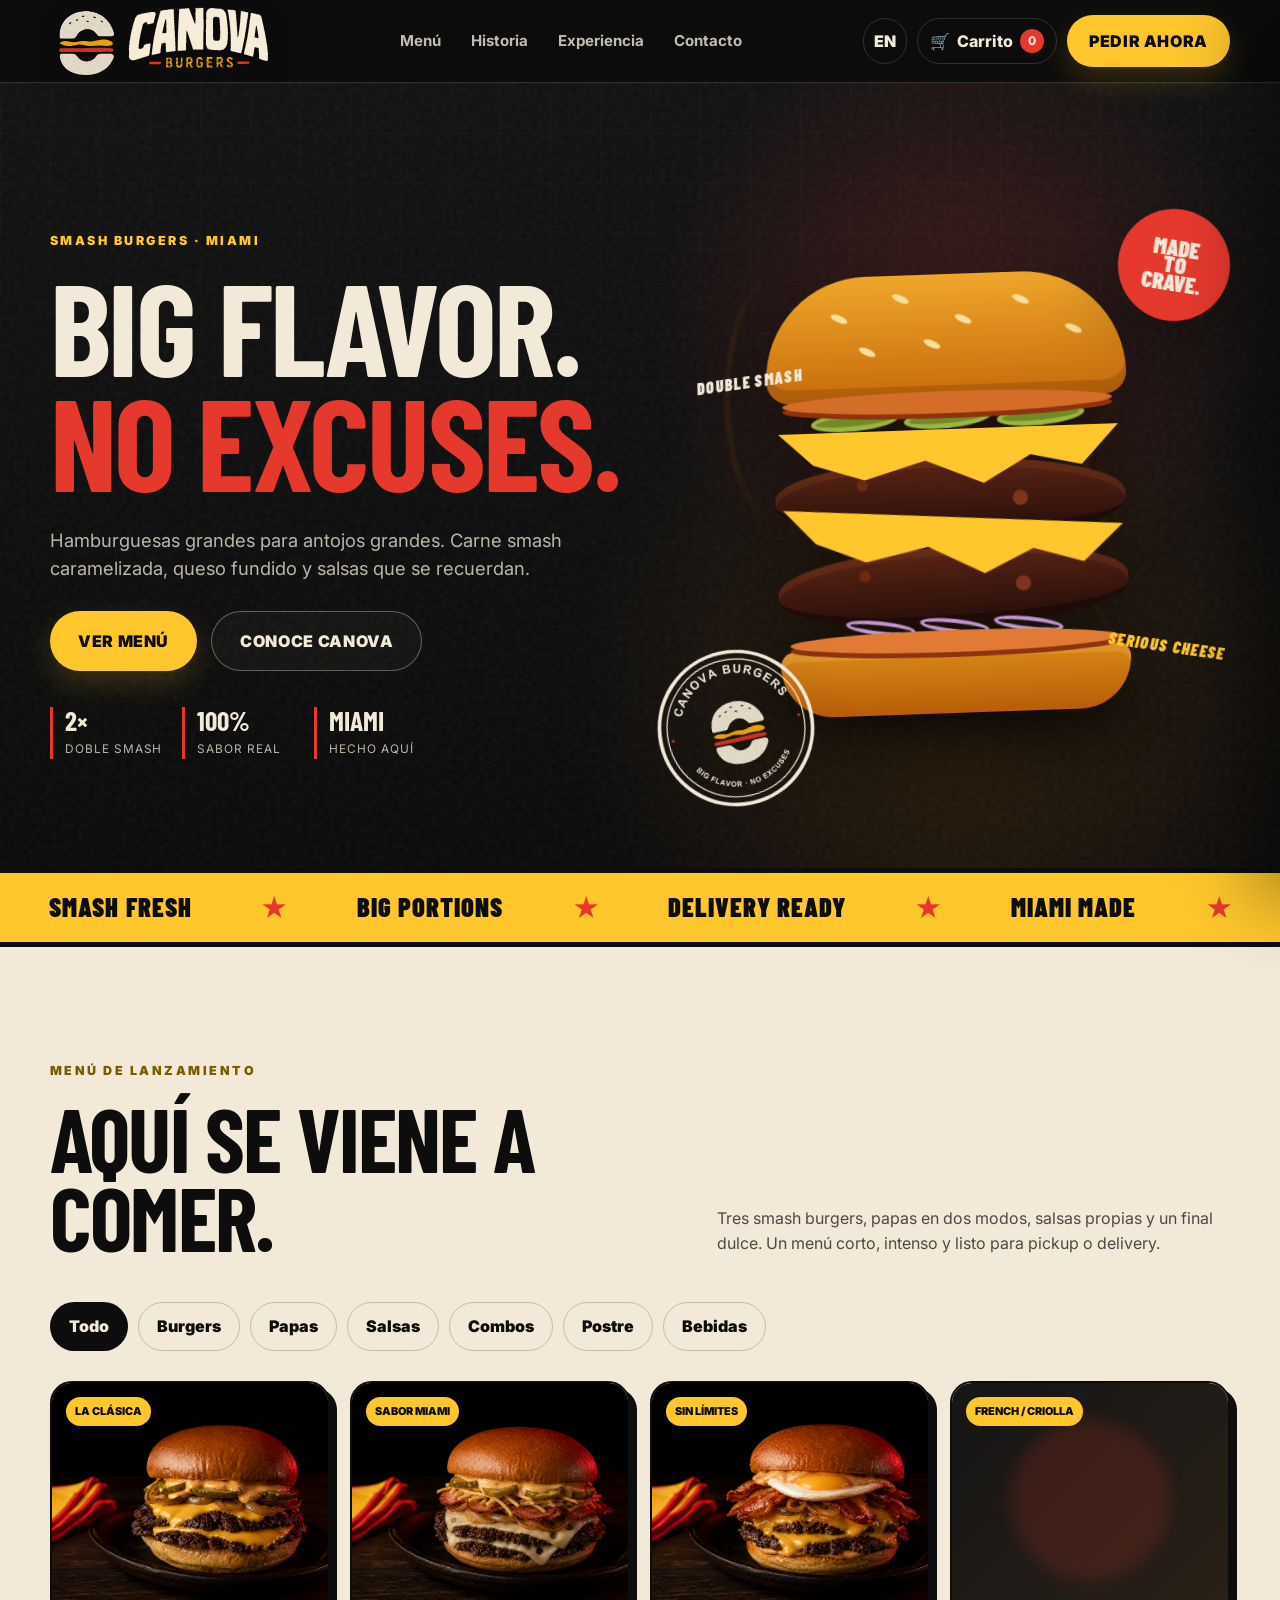
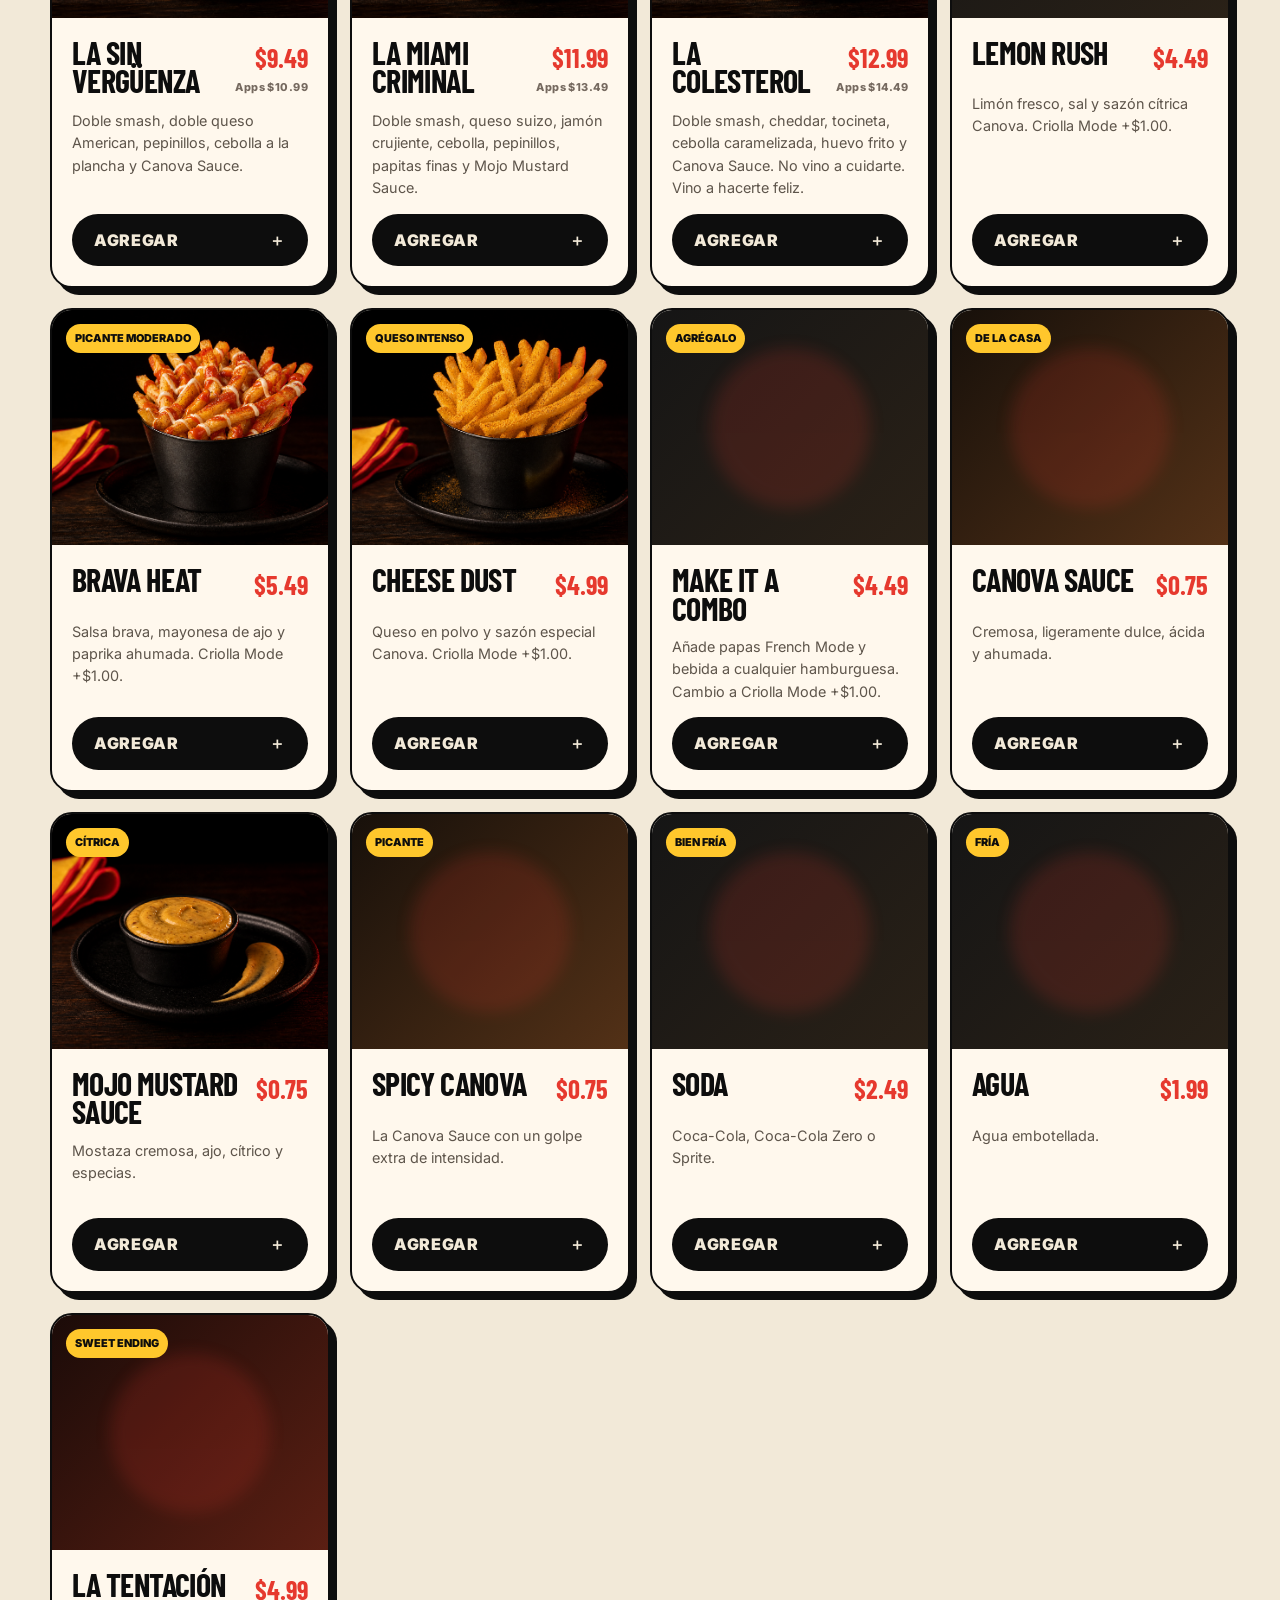
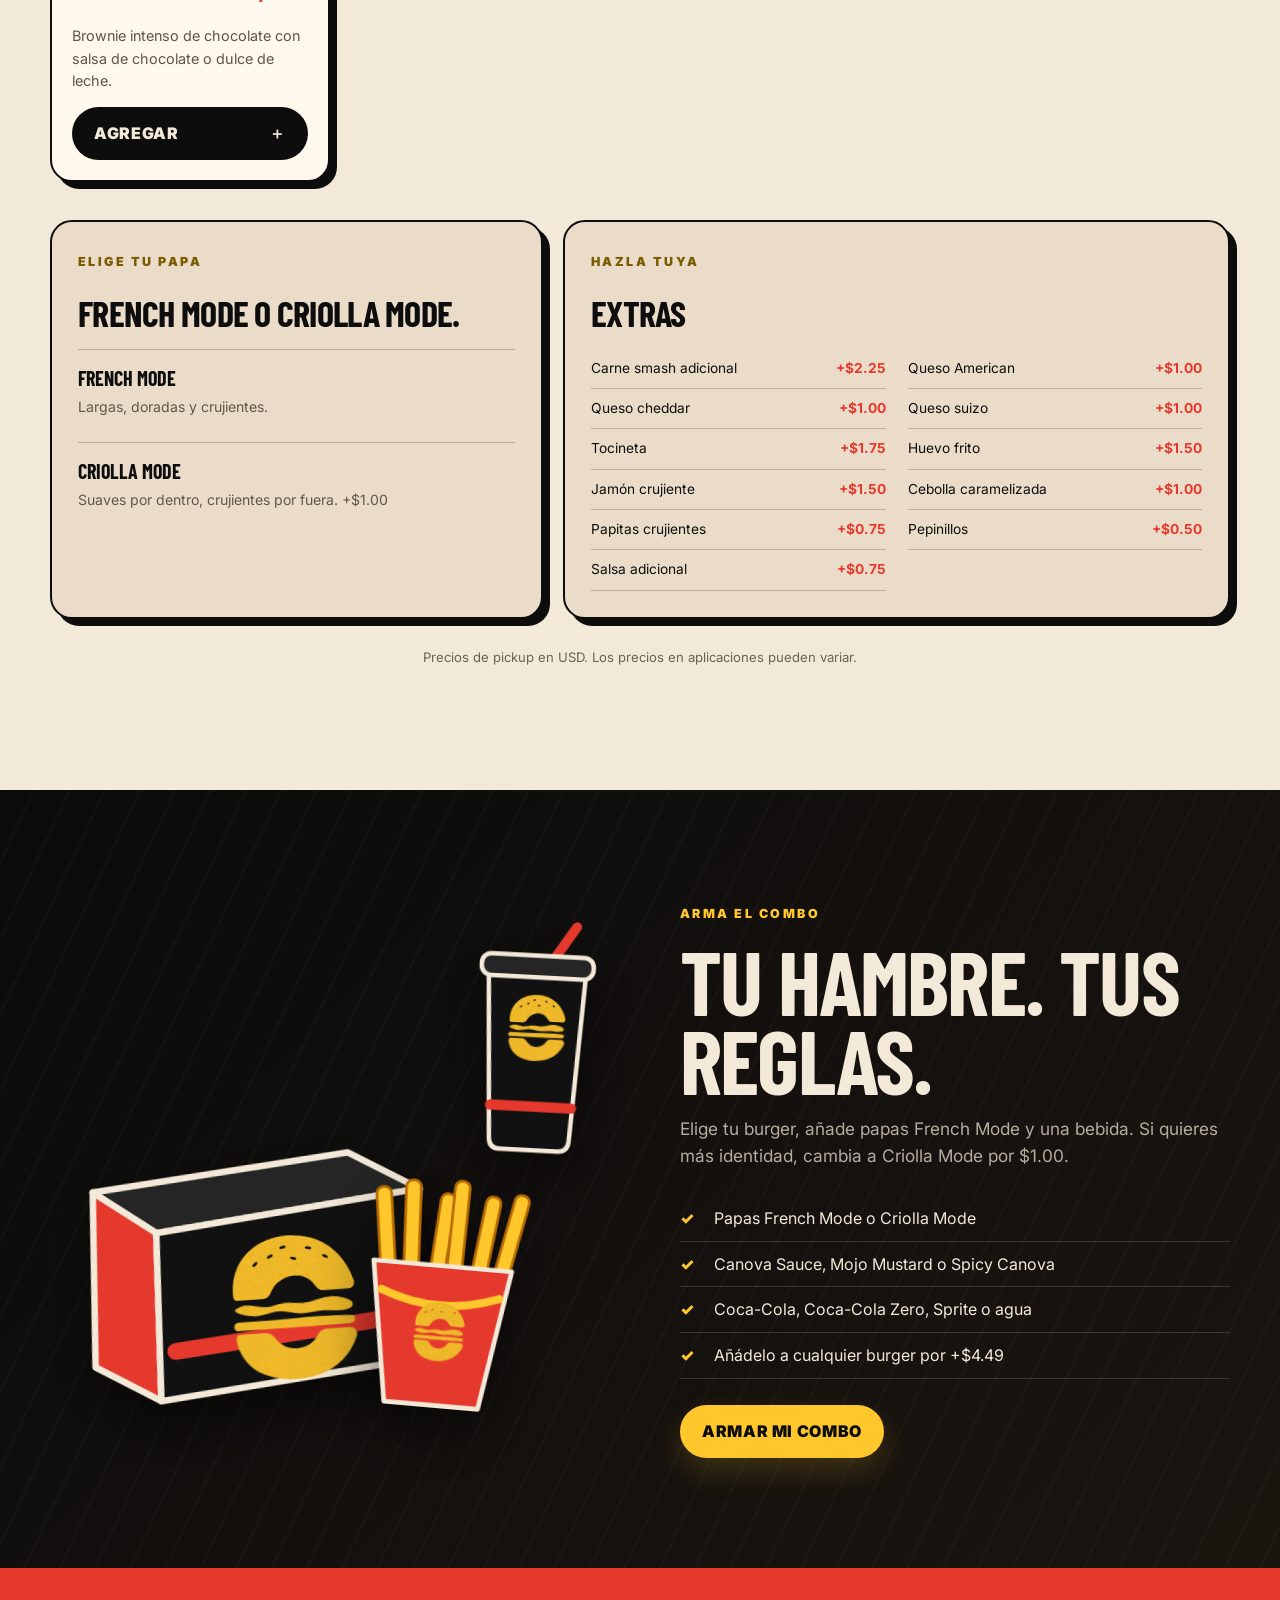
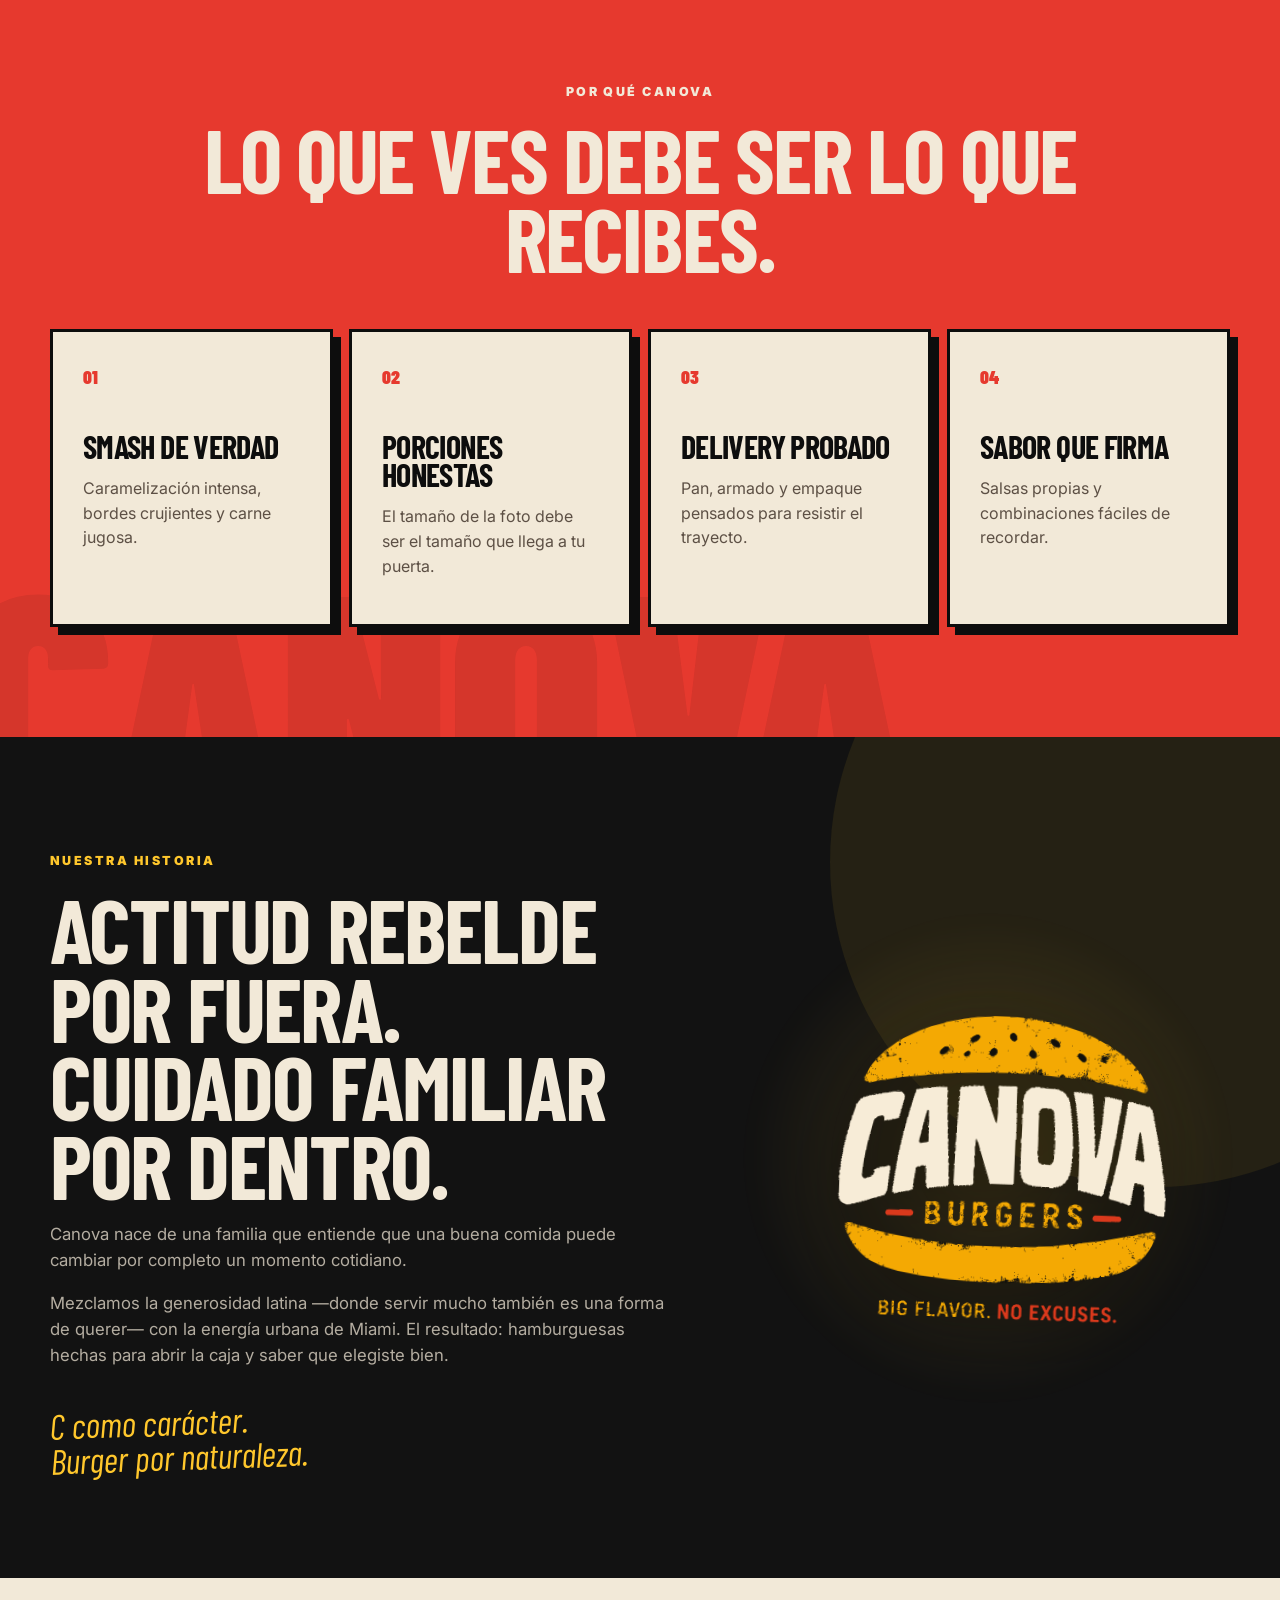
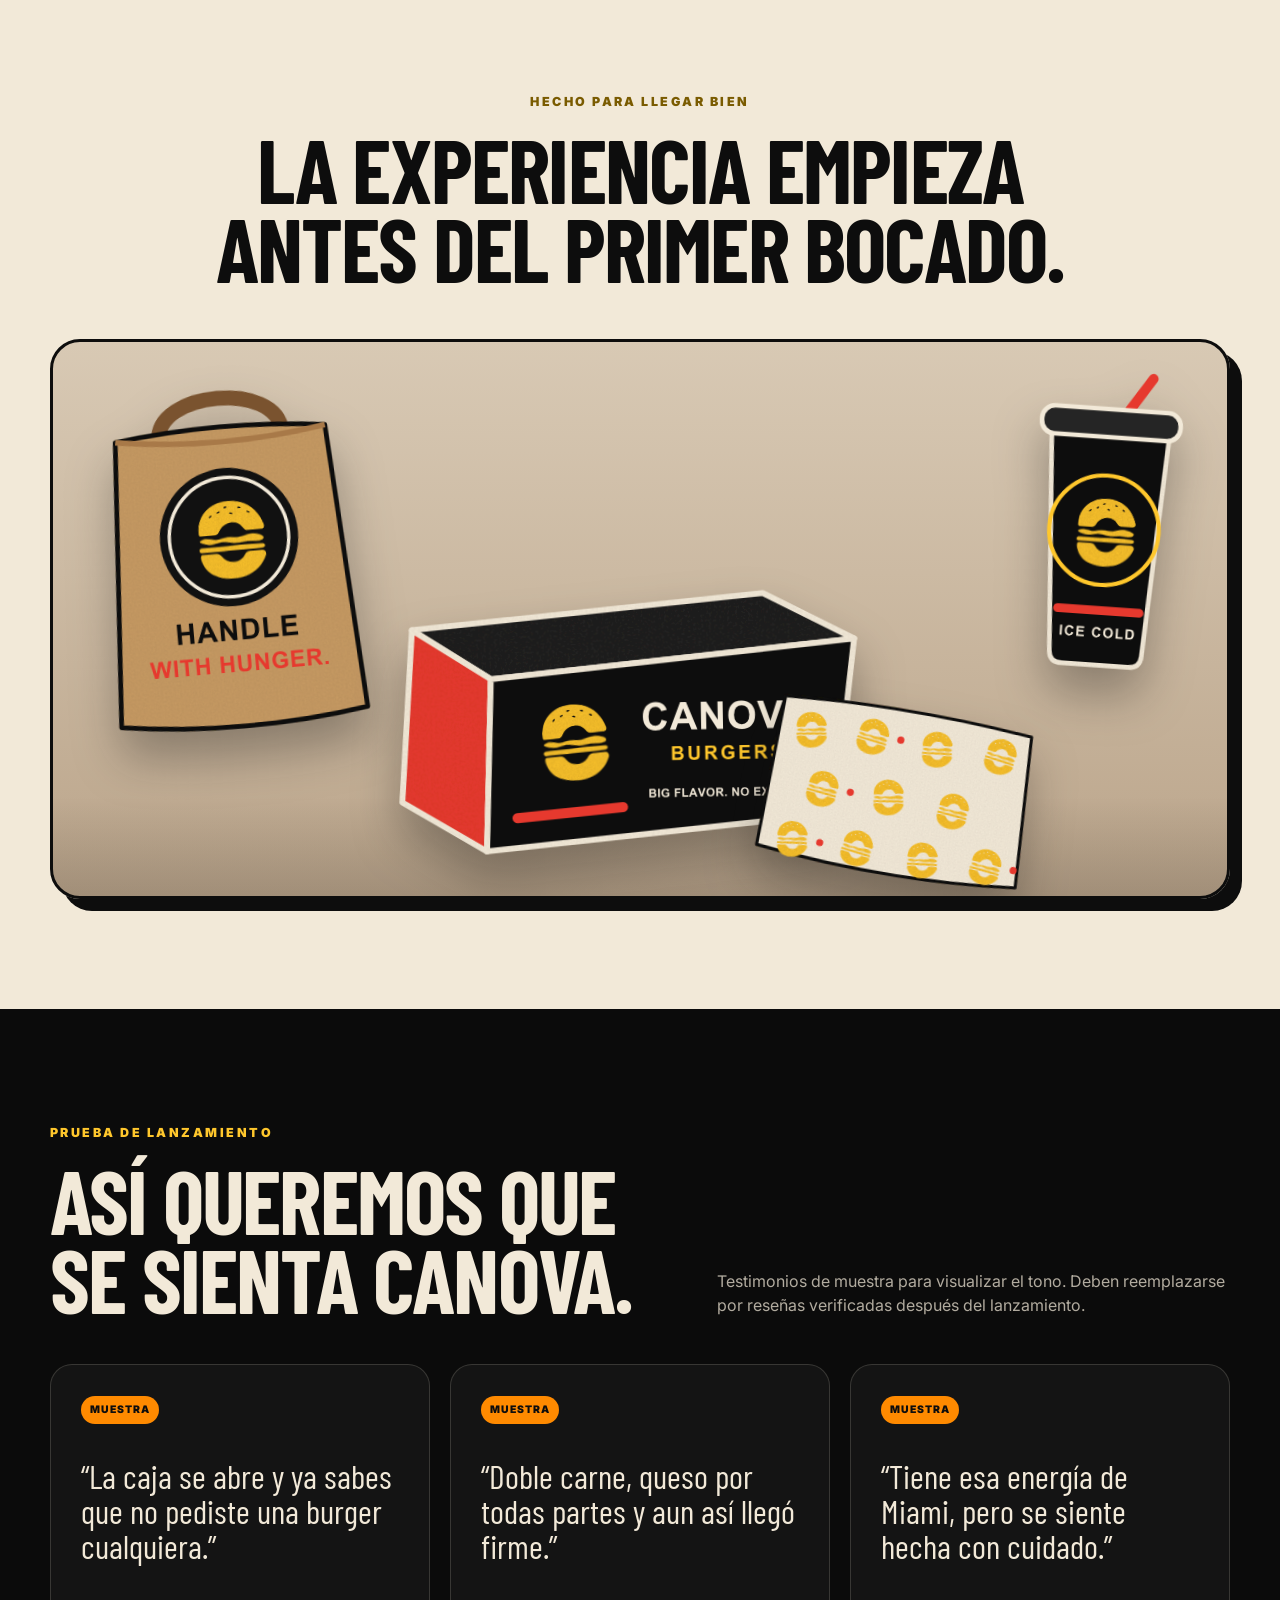
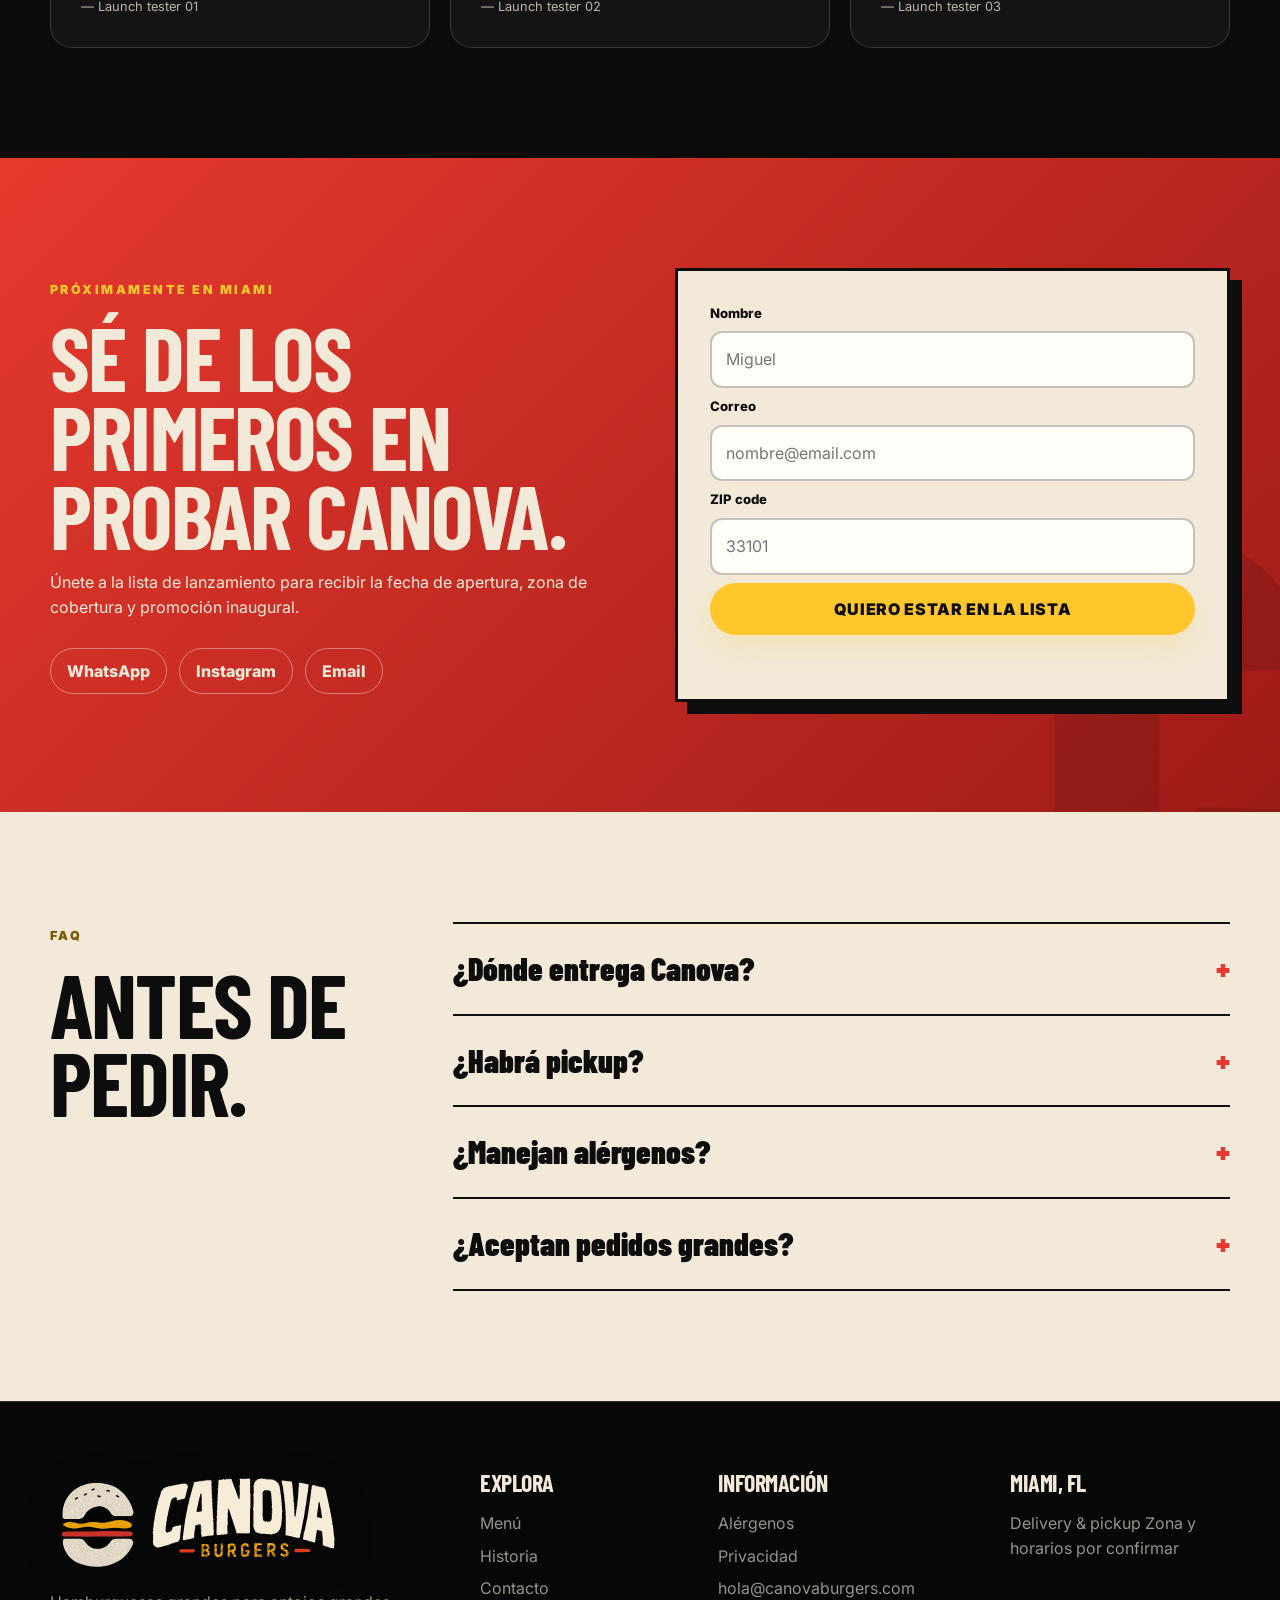
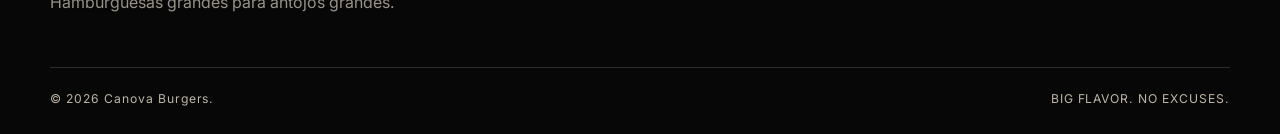
<file: website/index.html>
<!doctype html>
<html lang="es">
<head>
  <meta charset="UTF-8" />
  <meta name="viewport" content="width=device-width, initial-scale=1.0" />
  <meta name="theme-color" content="#0D0D0D" />
  <meta name="description" content="Canova Burgers: smash burgers grandes, jugosas y llenas de sabor. Big Flavor. No Excuses. Miami, Florida." />
  <meta property="og:title" content="Canova Burgers — Big Flavor. No Excuses." />
  <meta property="og:description" content="Hamburguesas grandes para antojos grandes. Delivery y pickup en Miami." />
  <meta property="og:type" content="website" />
  <meta property="og:image" content="assets/social-preview.svg" />
  <meta name="twitter:card" content="summary_large_image" />
  <link rel="preconnect" href="https://fonts.googleapis.com" />
  <link rel="preconnect" href="https://fonts.gstatic.com" crossorigin />
  <link href="https://fonts.googleapis.com/css2?family=Barlow+Condensed:ital,wght@0,700;0,800;0,900;1,800&family=Inter:wght@400;500;600;700;800&display=swap" rel="stylesheet" />
  <link rel="preload" href="assets/logo-horizontal.svg" as="image" type="image/svg+xml" />
  <link rel="icon" href="assets/favicon.svg" type="image/svg+xml" />
  <link rel="stylesheet" href="styles.css" />
  <title>Canova Burgers — Big Flavor. No Excuses.</title>
  <script type="application/ld+json">
  {
    "@context": "https://schema.org",
    "@type": "Restaurant",
    "name": "Canova Burgers",
    "description": "Smash burgers grandes, jugosas y llenas de sabor.",
    "servesCuisine": ["Burgers", "American", "Latin-inspired"],
    "priceRange": "$$",
    "address": {"@type":"PostalAddress","addressLocality":"Miami","addressRegion":"FL","addressCountry":"US"},
    "areaServed": "Miami, Florida",
    "url": "https://example.com",
    "sameAs": ["https://instagram.com/canovaburgers"]
  }
  </script>
</head>
<body>
  <a class="skip-link" href="#main">Saltar al contenido</a>

  <header class="site-header" id="top">
    <div class="container header-inner">
      <a class="brand-link" href="#top" aria-label="Canova Burgers, inicio">
        <img class="brand-horizontal" src="assets/logo-horizontal.svg" alt="Canova Burgers" width="1800" height="600" fetchpriority="high" decoding="async" />
      </a>

      <button class="nav-toggle" aria-controls="main-nav" aria-expanded="false" aria-label="Abrir menú">
        <span></span><span></span><span></span>
      </button>

      <nav class="main-nav" id="main-nav" aria-label="Navegación principal">
        <a href="#menu" data-i18n="navMenu">Menú</a>
        <a href="#story" data-i18n="navStory">Historia</a>
        <a href="#experience" data-i18n="navExperience">Experiencia</a>
        <a href="#contact" data-i18n="navContact">Contacto</a>
      </nav>

      <div class="header-actions">
        <button class="lang-toggle" id="langToggle" aria-label="Cambiar idioma">EN</button>
        <button class="cart-button" id="cartButton" aria-label="Abrir carrito">
          <span aria-hidden="true">🛒</span>
          <span class="cart-label" data-i18n="cart">Carrito</span>
          <span class="cart-count" id="cartCount">0</span>
        </button>
        <a class="button button-primary order-header" href="#menu" data-i18n="orderNow">Pedir ahora</a>
      </div>
    </div>
  </header>

  <main id="main">
    <section class="hero" aria-labelledby="hero-title">
      <div class="hero-noise" aria-hidden="true"></div>
      <div class="container hero-grid">
        <div class="hero-copy reveal">
          <span class="eyebrow" data-i18n="heroEyebrow">SMASH BURGERS · MIAMI</span>
          <h1 id="hero-title">
            <span data-i18n="heroLine1">BIG FLAVOR.</span>
            <span class="accent-red" data-i18n="heroLine2">NO EXCUSES.</span>
          </h1>
          <p class="hero-lead" data-i18n="heroLead">Hamburguesas grandes para antojos grandes. Carne smash caramelizada, queso fundido y salsas que se recuerdan.</p>
          <div class="hero-actions">
            <a class="button button-primary button-xl" href="#menu" data-i18n="seeMenu">Ver menú</a>
            <a class="button button-ghost button-xl" href="#story" data-i18n="knowStory">Conoce Canova</a>
          </div>
          <div class="hero-proof">
            <div><strong>2×</strong><span data-i18n="doubleSmash">doble smash</span></div>
            <div><strong>100%</strong><span data-i18n="realFlavor">sabor real</span></div>
            <div><strong>MIAMI</strong><span data-i18n="madeHere">hecho aquí</span></div>
          </div>
        </div>

        <div class="hero-art reveal" aria-label="Ilustración de hamburguesa Canova">
          <div class="heat heat-one"></div>
          <div class="heat heat-two"></div>
          <div class="hero-badge">MADE<br>TO<br>CRAVE.</div>
          <div class="burger-stage">
            <div class="burger-shadow"></div>
            <div class="burger-float">
              <div class="burger big-burger" aria-hidden="true">
                <div class="burger-top sesame-heavy"><i></i><i></i><i></i><i></i><i></i><i></i><i></i></div>
                <div class="sauce sauce-top"></div>
                <div class="pickle-row"><span></span><span></span><span></span></div>
                <div class="cheese-slice cheese-1"></div>
                <div class="patty patty-1"></div>
                <div class="cheese-slice cheese-2"></div>
                <div class="patty patty-2"></div>
                <div class="onion-row"><span></span><span></span><span></span></div>
                <div class="sauce sauce-bottom"></div>
                <div class="burger-bottom"></div>
              </div>
            </div>
            <span class="scribble scribble-one">DOUBLE SMASH</span>
            <span class="scribble scribble-two">SERIOUS CHEESE</span>
          </div>
          <img class="seal seal-hero brand-seal" src="assets/seal-circular.svg" alt="Sello Canova Burgers" width="1000" height="1000" decoding="async" />
        </div>
      </div>
      <div class="hero-marquee" aria-label="Beneficios de Canova">
        <div class="marquee-track">
          <div class="marquee-group">
            <span>SMASH FRESH</span><i>★</i><span>BIG PORTIONS</span><i>★</i><span>DELIVERY READY</span><i>★</i><span>MIAMI MADE</span><i>★</i>
          </div>
          <div class="marquee-group" aria-hidden="true">
            <span>SMASH FRESH</span><i>★</i><span>BIG PORTIONS</span><i>★</i><span>DELIVERY READY</span><i>★</i><span>MIAMI MADE</span><i>★</i>
          </div>
        </div>
      </div>
    </section>

    <section class="section section-cream menu-section" id="menu" aria-labelledby="menu-title">
      <div class="container">
        <div class="section-heading split-heading reveal">
          <div>
            <span class="eyebrow dark" data-i18n="menuEyebrow">MENÚ DE LANZAMIENTO</span>
            <h2 id="menu-title" data-i18n="menuTitle">Aquí se viene a comer.</h2>
          </div>
          <p data-i18n="menuIntro">Menú corto, producto serio. Cada receta está pensada para llegar caliente, firme y tan provocadora como en la foto.</p>
        </div>

        <div class="menu-tabs" role="tablist" aria-label="Categorías de menú">
          <button class="menu-tab active" role="tab" aria-selected="true" data-filter="all" data-i18n="filterAll">Todo</button>
          <button class="menu-tab" role="tab" aria-selected="false" data-filter="burgers" data-i18n="filterBurgers">Burgers</button>
          <button class="menu-tab" role="tab" aria-selected="false" data-filter="sides" data-i18n="filterSides">Papas</button>
          <button class="menu-tab" role="tab" aria-selected="false" data-filter="sauces" data-i18n="filterSauces">Salsas</button>
          <button class="menu-tab" role="tab" aria-selected="false" data-filter="combos" data-i18n="filterCombos">Combos</button>
          <button class="menu-tab" role="tab" aria-selected="false" data-filter="desserts" data-i18n="filterDesserts">Postre</button>
          <button class="menu-tab" role="tab" aria-selected="false" data-filter="drinks" data-i18n="filterDrinks">Bebidas</button>
        </div>

        <div class="menu-grid" id="menuGrid" aria-live="polite"></div>
        <div class="menu-options-grid reveal">
          <article class="menu-option-card">
            <span class="eyebrow dark" data-i18n="potatoEyebrow">ELIGE TU PAPA</span>
            <h3 data-i18n="potatoTitle">French Mode o Criolla Mode.</h3>
            <div class="mode-list">
              <div><strong>FRENCH MODE</strong><span data-i18n="frenchModeText">Largas, doradas y crujientes.</span></div>
              <div><strong>CRIOLLA MODE</strong><span data-i18n="criollaModeText">Suaves por dentro, crujientes por fuera. +$1.00</span></div>
            </div>
          </article>
          <article class="menu-option-card">
            <span class="eyebrow dark" data-i18n="extrasEyebrow">HAZLA TUYA</span>
            <h3 data-i18n="extrasTitle">Extras</h3>
            <div class="extras-list" id="extrasGrid"></div>
          </article>
        </div>
        <p class="price-note" data-i18n="priceNote">Precios de pickup en USD. Los precios en aplicaciones pueden variar.</p>
      </div>
    </section>

    <section class="section combo-section" id="experience">
      <div class="container combo-grid">
        <div class="combo-visual reveal">
          <img class="combo-asset combo-box-art" src="assets/icon-combo-box.svg" alt="" width="440" height="330" decoding="async" aria-hidden="true" />
          <img class="combo-asset fries-art" src="assets/icon-fries.svg" alt="" width="250" height="360" decoding="async" aria-hidden="true" />
          <img class="combo-asset drink-art" src="assets/icon-drink.svg" alt="" width="230" height="370" decoding="async" aria-hidden="true" />
        </div>
        <div class="combo-copy-block reveal">
          <span class="eyebrow" data-i18n="comboEyebrow">ARMA EL COMBO</span>
          <h2 data-i18n="comboTitle">Tu hambre. Tus reglas.</h2>
          <p data-i18n="comboText">Elige tu burger, súmale papas crujientes, salsa extra y una bebida fría. Sin vueltas. Sin porciones tímidas.</p>
          <ul class="check-list">
            <li data-i18n="comboOne">Papas clásicas o loaded fries</li>
            <li data-i18n="comboTwo">Salsa Canova o spicy mayo</li>
            <li data-i18n="comboThree">Bebida helada</li>
            <li data-i18n="comboFour">Empaque probado para delivery</li>
          </ul>
          <a href="#menu" class="button button-primary" data-i18n="buildCombo">Armar mi combo</a>
        </div>
      </div>
    </section>

    <section class="section section-red why-section">
      <div class="container">
        <div class="section-heading center reveal">
          <span class="eyebrow light" data-i18n="whyEyebrow">POR QUÉ CANOVA</span>
          <h2 data-i18n="whyTitle">Lo que ves debe ser lo que recibes.</h2>
        </div>
        <div class="value-grid">
          <article class="value-card reveal"><span class="value-number">01</span><h3 data-i18n="valueOneTitle">Smash de verdad</h3><p data-i18n="valueOneText">Caramelización intensa, bordes crujientes y carne jugosa.</p></article>
          <article class="value-card reveal"><span class="value-number">02</span><h3 data-i18n="valueTwoTitle">Porciones honestas</h3><p data-i18n="valueTwoText">El tamaño de la foto debe ser el tamaño que llega a tu puerta.</p></article>
          <article class="value-card reveal"><span class="value-number">03</span><h3 data-i18n="valueThreeTitle">Delivery probado</h3><p data-i18n="valueThreeText">Pan, armado y empaque pensados para resistir el trayecto.</p></article>
          <article class="value-card reveal"><span class="value-number">04</span><h3 data-i18n="valueFourTitle">Sabor que firma</h3><p data-i18n="valueFourText">Salsas propias y combinaciones fáciles de recordar.</p></article>
        </div>
      </div>
    </section>

    <section class="section story-section" id="story">
      <div class="container story-grid">
        <div class="story-copy reveal">
          <span class="eyebrow" data-i18n="storyEyebrow">NUESTRA HISTORIA</span>
          <h2 data-i18n="storyTitle">Actitud rebelde por fuera. Cuidado familiar por dentro.</h2>
          <p data-i18n="storyP1">Canova nace de una familia que entiende que una buena comida puede cambiar por completo un momento cotidiano.</p>
          <p data-i18n="storyP2">Mezclamos la generosidad latina —donde servir mucho también es una forma de querer— con la energía urbana de Miami. El resultado: hamburguesas hechas para abrir la caja y saber que elegiste bien.</p>
          <div class="story-signature">C como carácter.<br>Burger por naturaleza.</div>
        </div>
        <div class="story-seal-wrap reveal">
          <img class="story-logo-vertical" src="assets/logo-vertical.svg" alt="Canova Burgers, Miami" width="1351" height="1164" loading="lazy" decoding="async" />
        </div>
      </div>
    </section>

    <section class="section section-cream packaging-section" id="packaging">
      <div class="container">
        <div class="section-heading center reveal">
          <span class="eyebrow dark" data-i18n="packEyebrow">HECHO PARA LLEGAR BIEN</span>
          <h2 data-i18n="packTitle">La experiencia empieza antes del primer bocado.</h2>
        </div>
        <div class="packaging-stage reveal" aria-label="Mockups de empaque Canova">
          <img class="packaging-asset pack-bag-art" src="assets/pack-bag.svg" alt="Bolsa kraft Canova con sello amarillo">
          <img class="packaging-asset pack-box-art" src="assets/pack-box.svg" alt="Caja negra de hamburguesa Canova">
          <img class="packaging-asset pack-cup-art" src="assets/pack-cup.svg" alt="Vaso negro Canova con isotipo amarillo">
          <img class="packaging-asset wrap-paper-art" src="assets/wrap-paper.svg" alt="" aria-hidden="true">
        </div>
      </div>
    </section>

    <section class="section testimonials-section">
      <div class="container">
        <div class="section-heading split-heading reveal">
          <div><span class="eyebrow" data-i18n="testEyebrow">PRUEBA DE LANZAMIENTO</span><h2 data-i18n="testTitle">Así queremos que se sienta Canova.</h2></div>
          <p data-i18n="testDisclaimer">Testimonios de muestra para visualizar el tono. Deben reemplazarse por reseñas verificadas después del lanzamiento.</p>
        </div>
        <div class="testimonial-grid">
          <blockquote class="testimonial-card reveal"><span class="sample-tag" data-i18n="sample">MUESTRA</span><p>“La caja se abre y ya sabes que no pediste una burger cualquiera.”</p><footer>— Launch tester 01</footer></blockquote>
          <blockquote class="testimonial-card reveal"><span class="sample-tag" data-i18n="sample">MUESTRA</span><p>“Doble carne, queso por todas partes y aun así llegó firme.”</p><footer>— Launch tester 02</footer></blockquote>
          <blockquote class="testimonial-card reveal"><span class="sample-tag" data-i18n="sample">MUESTRA</span><p>“Tiene esa energía de Miami, pero se siente hecha con cuidado.”</p><footer>— Launch tester 03</footer></blockquote>
        </div>
      </div>
    </section>

    <section class="section waitlist-section" id="contact">
      <div class="container waitlist-grid">
        <div class="waitlist-copy reveal">
          <span class="eyebrow" data-i18n="waitEyebrow">PRÓXIMAMENTE EN MIAMI</span>
          <h2 data-i18n="waitTitle">Sé de los primeros en probar Canova.</h2>
          <p data-i18n="waitText">Únete a la lista de lanzamiento para recibir la fecha de apertura, zona de cobertura y promoción inaugural.</p>
          <div class="contact-links">
            <a id="whatsappLink" href="#" rel="noopener">WhatsApp</a>
            <a id="instagramLink" href="#" rel="noopener">Instagram</a>
            <a id="emailLink" href="#">Email</a>
          </div>
        </div>
        <form class="waitlist-form reveal" id="waitlistForm" novalidate>
          <label for="waitName" data-i18n="name">Nombre</label>
          <input id="waitName" name="name" autocomplete="name" required placeholder="Miguel" />
          <label for="waitEmail" data-i18n="email">Correo</label>
          <input id="waitEmail" name="email" type="email" autocomplete="email" required placeholder="nombre@email.com" />
          <label for="waitZip" data-i18n="zip">ZIP code</label>
          <input id="waitZip" name="zip" inputmode="numeric" pattern="[0-9]{5}" placeholder="33101" />
          <button class="button button-primary button-full" type="submit" data-i18n="joinList">Quiero estar en la lista</button>
          <p class="form-status" id="waitlistStatus" role="status"></p>
        </form>
      </div>
    </section>

    <section class="section faq-section" id="faq">
      <div class="container faq-grid">
        <div class="section-heading reveal"><span class="eyebrow dark">FAQ</span><h2 data-i18n="faqTitle">Antes de pedir.</h2></div>
        <div class="faq-list reveal">
          <details><summary data-i18n="faq1q">¿Dónde entrega Canova?</summary><p data-i18n="faq1a">La zona exacta de cobertura se publicará antes del lanzamiento. Empezaremos con un radio limitado en Miami para cuidar tiempos y temperatura.</p></details>
          <details><summary data-i18n="faq2q">¿Habrá pickup?</summary><p data-i18n="faq2a">Sí. El sitio mostrará dirección y horarios en cuanto el punto de recogida esté confirmado.</p></details>
          <details><summary data-i18n="faq3q">¿Manejan alérgenos?</summary><p data-i18n="faq3a">Los productos pueden contener gluten, lácteos, huevo, soya y otros alérgenos. La ficha final estará disponible antes de comprar.</p></details>
          <details><summary data-i18n="faq4q">¿Aceptan pedidos grandes?</summary><p data-i18n="faq4a">Sí, con reserva previa y disponibilidad operativa. Contáctanos por WhatsApp.</p></details>
        </div>
      </div>
    </section>
  </main>

  <footer class="site-footer">
    <div class="container footer-grid">
      <div>
        <img class="footer-logo" src="assets/logo-horizontal.svg" alt="Canova Burgers" width="1800" height="600" loading="lazy" decoding="async" />
        <p data-i18n="footerClaim">Hamburguesas grandes para antojos grandes.</p>
      </div>
      <div><h3 data-i18n="footerExplore">Explora</h3><a href="#menu" data-i18n="navMenu">Menú</a><a href="#story" data-i18n="navStory">Historia</a><a href="#contact" data-i18n="navContact">Contacto</a></div>
      <div><h3 data-i18n="footerInfo">Información</h3><a href="#faq" data-i18n="allergens">Alérgenos</a><a href="privacy.html" data-i18n="privacy">Privacidad</a><a href="mailto:hola@canovaburgers.com">hola@canovaburgers.com</a></div>
      <div><h3>Miami, FL</h3><p data-i18n="footerService">Delivery & pickup<br>Zona y horarios por confirmar</p></div>
    </div>
    <div class="container footer-bottom"><span>© <span id="year"></span> Canova Burgers.</span><span>BIG FLAVOR. NO EXCUSES.</span></div>
  </footer>

  <aside class="cart-drawer" id="cartDrawer" aria-hidden="true" aria-labelledby="cartTitle">
    <div class="cart-backdrop" data-close-cart></div>
    <div class="cart-panel" role="dialog" aria-modal="true">
      <div class="cart-head"><h2 id="cartTitle" data-i18n="yourOrder">Tu pedido</h2><button class="icon-button" data-close-cart aria-label="Cerrar carrito">×</button></div>
      <div class="cart-items" id="cartItems"></div>
      <div class="cart-empty" id="cartEmpty"><span>🍔</span><p data-i18n="emptyCart">Tu carrito está esperando algo grande.</p></div>
      <div class="order-method">
        <label><input type="radio" name="method" value="delivery" checked><span data-i18n="delivery">Delivery</span></label>
        <label><input type="radio" name="method" value="pickup"><span>Pickup</span></label>
      </div>
      <label for="orderNotes" data-i18n="notes">Notas del pedido</label>
      <textarea id="orderNotes" rows="3" placeholder="Sin cebolla, salsa aparte..."></textarea>
      <div class="cart-total"><span data-i18n="subtotal">Subtotal</span><strong id="cartSubtotal">$0.00</strong></div>
      <button class="button button-primary button-full" id="checkoutButton" data-i18n="checkout">Continuar pedido</button>
      <p class="checkout-note" data-i18n="checkoutNote">Demo: el enlace final de pedidos se configura antes del lanzamiento.</p>
    </div>
  </aside>

  <template id="productTemplate">
    <article class="product-card reveal">
      <div class="product-art"><img class="product-photo" alt="" loading="lazy" decoding="async"><span class="product-tag"></span><div class="mini-burger"><div class="mb-top"></div><div class="mb-fill one"></div><div class="mb-cheese"></div><div class="mb-fill two"></div><div class="mb-bottom"></div></div></div>
      <div class="product-info"><div class="product-title-row"><h3></h3><div class="product-price-wrap"><strong class="product-price"></strong><small class="product-app-price"></small></div></div><p class="product-description"></p><button class="button button-dark add-product" type="button"><span data-i18n="add">Agregar</span><b>＋</b></button></div>
    </article>
  </template>

  <script src="app.js" defer></script>
</body>
</html>
</file>
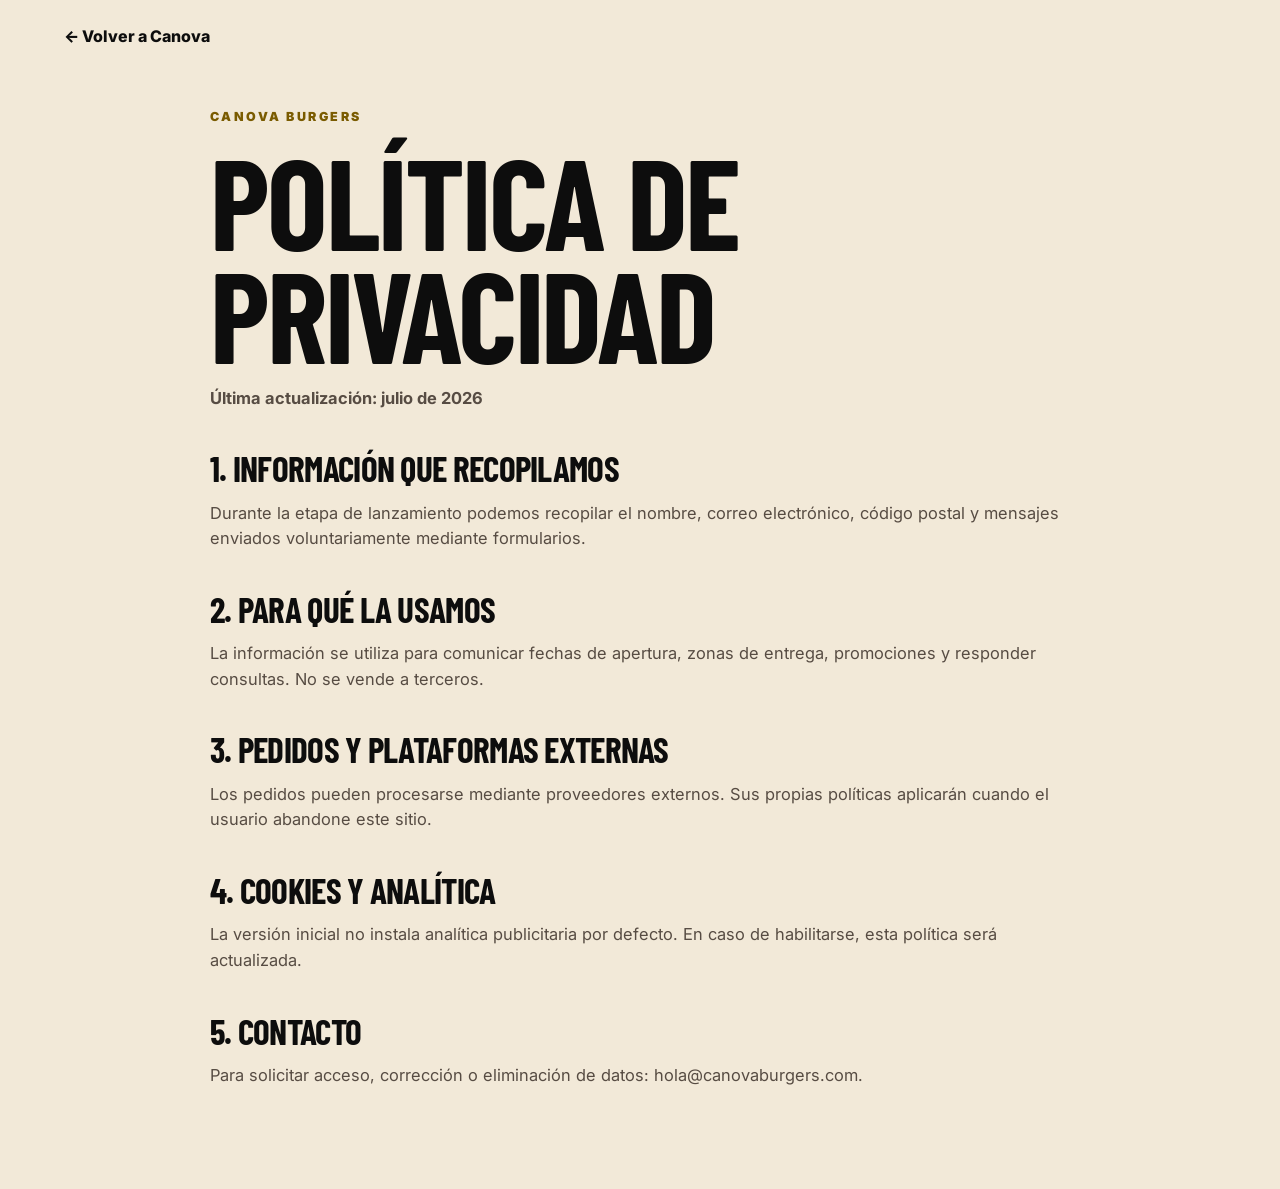
<file: website/privacy.html>
<!doctype html>
<html lang="es">
<head>
  <meta charset="UTF-8" />
  <meta name="viewport" content="width=device-width, initial-scale=1.0" />
  <meta name="theme-color" content="#0D0D0D" />
  <link rel="preconnect" href="https://fonts.googleapis.com" />
  <link rel="preconnect" href="https://fonts.gstatic.com" crossorigin />
  <link href="https://fonts.googleapis.com/css2?family=Barlow+Condensed:wght@700;800;900&family=Inter:wght@400;500;600;700&display=swap" rel="stylesheet" />
  <link rel="stylesheet" href="styles.css" />
  <title>Privacidad — Canova Burgers</title>
</head>
<body class="legal-page">
  <header class="legal-header"><a href="index.html">← Volver a Canova</a></header>
  <main class="legal-main">
    <span class="eyebrow dark">CANOVA BURGERS</span>
    <h1>Política de privacidad</h1>
    <p class="legal-updated">Última actualización: julio de 2026</p>
    <h2>1. Información que recopilamos</h2>
    <p>Durante la etapa de lanzamiento podemos recopilar el nombre, correo electrónico, código postal y mensajes enviados voluntariamente mediante formularios.</p>
    <h2>2. Para qué la usamos</h2>
    <p>La información se utiliza para comunicar fechas de apertura, zonas de entrega, promociones y responder consultas. No se vende a terceros.</p>
    <h2>3. Pedidos y plataformas externas</h2>
    <p>Los pedidos pueden procesarse mediante proveedores externos. Sus propias políticas aplicarán cuando el usuario abandone este sitio.</p>
    <h2>4. Cookies y analítica</h2>
    <p>La versión inicial no instala analítica publicitaria por defecto. En caso de habilitarse, esta política será actualizada.</p>
    <h2>5. Contacto</h2>
    <p>Para solicitar acceso, corrección o eliminación de datos: <a href="mailto:hola@canovaburgers.com">hola@canovaburgers.com</a>.</p>
  </main>
</body>
</html>
</file>
<file: website/styles.css>
:root{
  --charcoal:#0D0D0D;
  --cream:#F2E9D8;
  --cheese:#FFC72C;
  --red:#E6392E;
  --orange:#FF8A00;
  --muted:#BDB5A7;
  --line:rgba(242,233,216,.16);
  --shadow:0 24px 80px rgba(0,0,0,.28);
  --radius:26px;
  --display:"Barlow Condensed",Impact,"Arial Narrow",sans-serif;
  --body:"Inter",Arial,sans-serif;
}
*{box-sizing:border-box}
html{scroll-behavior:smooth}
body{margin:0;background:var(--charcoal);color:var(--cream);font-family:var(--body);line-height:1.55;overflow-x:hidden}
img,svg{display:block;max-width:100%}
a{color:inherit;text-decoration:none}
button,input,textarea{font:inherit}
button{cursor:pointer}
.container{width:min(1180px,calc(100% - 40px));margin-inline:auto}
.skip-link{position:fixed;left:16px;top:-80px;background:var(--cheese);color:var(--charcoal);padding:12px 18px;z-index:999;font-weight:800;border-radius:10px}
.skip-link:focus{top:16px}
:focus-visible{outline:3px solid var(--cheese);outline-offset:4px}
.site-header{position:sticky;top:0;z-index:80;background:rgba(13,13,13,.88);backdrop-filter:blur(18px);border-bottom:1px solid var(--line)}
.header-inner{height:82px;display:grid;grid-template-columns:auto 1fr auto;align-items:center;gap:28px}
.brand-link{display:block;width:230px;min-width:180px;line-height:0}
.brand-horizontal{display:block;width:100%;height:auto;filter:drop-shadow(0 5px 12px rgba(0,0,0,.2));transition:transform .2s ease,filter .2s ease}
.brand-link:hover .brand-horizontal{transform:translateY(-1px);filter:drop-shadow(0 7px 16px rgba(0,0,0,.32))}
.main-nav{display:flex;justify-content:center;align-items:center;gap:30px;font-weight:700;font-size:.94rem}
.main-nav a{position:relative;color:rgba(242,233,216,.8)}
.main-nav a::after{content:"";position:absolute;left:0;bottom:-8px;width:0;height:3px;background:var(--red);transition:.25s}
.main-nav a:hover{color:var(--cream)}
.main-nav a:hover::after{width:100%}
.header-actions{display:flex;align-items:center;gap:10px}
.lang-toggle,.cart-button,.nav-toggle,.icon-button{border:0;background:transparent;color:var(--cream)}
.lang-toggle{font-weight:900;padding:10px;border:1px solid var(--line);border-radius:999px;min-width:44px}
.cart-button{display:flex;align-items:center;gap:7px;padding:10px 12px;border:1px solid var(--line);border-radius:999px;font-weight:800}
.cart-count{display:grid;place-items:center;background:var(--red);width:24px;height:24px;border-radius:50%;font-size:.75rem}
.nav-toggle{display:none;width:42px;height:42px;padding:8px}
.nav-toggle span{display:block;height:3px;background:var(--cream);margin:5px 0;border-radius:99px}
.button{display:inline-flex;align-items:center;justify-content:center;gap:10px;border:0;border-radius:999px;padding:14px 22px;font-weight:900;text-transform:uppercase;letter-spacing:.04em;transition:transform .2s,box-shadow .2s,background .2s;color:var(--charcoal)}
.button:hover{transform:translateY(-2px)}
.button-primary{background:var(--cheese);box-shadow:0 12px 30px rgba(255,199,44,.18)}
.button-primary:hover{box-shadow:0 16px 36px rgba(255,199,44,.28)}
.button-ghost{color:var(--cream);border:1px solid rgba(242,233,216,.34);background:rgba(242,233,216,.03)}
.button-dark{background:var(--charcoal);color:var(--cream)}
.button-xl{padding:17px 28px}
.button-full{width:100%}
.hero{position:relative;min-height:860px;display:flex;flex-direction:column;justify-content:space-between;overflow:hidden;background:radial-gradient(circle at 75% 28%,rgba(230,57,46,.22),transparent 27%),radial-gradient(circle at 75% 70%,rgba(255,138,0,.14),transparent 34%),linear-gradient(180deg,#101010 0%,#080808 100%)}
.hero::before{content:"";position:absolute;inset:0;background-image:linear-gradient(rgba(255,255,255,.025) 1px,transparent 1px),linear-gradient(90deg,rgba(255,255,255,.025) 1px,transparent 1px);background-size:50px 50px;mask-image:linear-gradient(to bottom,black,transparent 70%)}
.hero-noise{position:absolute;inset:0;opacity:.18;pointer-events:none;background-image:url("data:image/svg+xml,%3Csvg viewBox='0 0 180 180' xmlns='http://www.w3.org/2000/svg'%3E%3Cfilter id='n'%3E%3CfeTurbulence type='fractalNoise' baseFrequency='.9' numOctaves='4' stitchTiles='stitch'/%3E%3C/filter%3E%3Crect width='100%25' height='100%25' filter='url(%23n)' opacity='.35'/%3E%3C/svg%3E")}
.hero-grid{position:relative;z-index:2;display:grid;grid-template-columns:1.02fr .98fr;align-items:center;gap:40px;padding:90px 0 55px}
.eyebrow{display:inline-block;font-size:.78rem;font-weight:900;letter-spacing:.2em;color:var(--cheese);margin-bottom:18px}
.eyebrow.dark{color:#7a5b00}.eyebrow.light{color:var(--cream)}
h1,h2,h3{font-family:var(--display);text-transform:uppercase;margin:0;line-height:.88;letter-spacing:-.02em}
h1{font-size:clamp(5.2rem,10.2vw,9.8rem)}
h2{font-size:clamp(3.6rem,7vw,6.2rem)}
h3{font-size:2rem}
.accent-red{display:block;color:var(--red)}
.hero-lead{max-width:650px;font-size:1.15rem;color:rgba(242,233,216,.76);margin:28px 0}
.hero-actions{display:flex;flex-wrap:wrap;gap:14px}
.hero-proof{display:flex;gap:12px;margin-top:36px;flex-wrap:wrap}
.hero-proof>div{min-width:120px;border-left:3px solid var(--red);padding-left:12px}
.hero-proof strong{display:block;font-family:var(--display);font-size:1.7rem;line-height:1;color:var(--cream)}
.hero-proof span{font-size:.74rem;text-transform:uppercase;letter-spacing:.08em;color:var(--muted)}
.hero-art{position:relative;min-height:640px;display:grid;place-items:center}
.hero-badge{position:absolute;right:0;top:36px;z-index:6;width:112px;height:112px;background:var(--red);display:grid;place-items:center;text-align:center;border-radius:50%;font-family:var(--display);font-weight:900;font-size:1.45rem;line-height:.75;transform:rotate(9deg);box-shadow:var(--shadow)}
.burger-stage{position:relative;width:510px;height:570px;display:grid;place-items:center;perspective:900px;isolation:isolate}
.burger-shadow{position:absolute;bottom:55px;width:360px;height:48px;background:rgba(0,0,0,.7);filter:blur(22px);border-radius:50%;transform-origin:center;animation:burgerShadow 4.8s ease-in-out infinite;will-change:transform,opacity}
.burger-float{width:390px;animation:burgerFloat 4.8s ease-in-out infinite;transform-style:preserve-3d;will-change:transform}
.burger{--burger-scale:1;--burger-x:0px;--burger-y:0px;--burger-tilt-x:0deg;--burger-tilt-y:0deg;width:390px;position:relative;filter:drop-shadow(0 30px 50px rgba(0,0,0,.5));transform:translate3d(var(--burger-x),var(--burger-y),0) rotateX(var(--burger-tilt-x)) rotateY(var(--burger-tilt-y)) rotateZ(-2deg) scale(var(--burger-scale));transform-style:preserve-3d;transform-origin:50% 55%;transition:transform .2s cubic-bezier(.2,.8,.2,1);will-change:transform}
.burger>div{--layer-x:0px;--layer-y:0px;--layer-z:0px;--layer-rotation:0deg;position:relative;margin-inline:auto;transform:translate3d(var(--layer-x),var(--layer-y),var(--layer-z)) rotate(var(--layer-rotation));transform-style:preserve-3d;transition:transform .24s cubic-bezier(.2,.8,.2,1);will-change:transform;backface-visibility:hidden}
.burger-top{height:125px;width:360px;border-radius:180px 180px 40px 40px;background:linear-gradient(#efa62a,#c66b0b);box-shadow:inset 0 -14px 0 rgba(99,45,3,.25)}
.sesame-heavy i{position:absolute;width:18px;height:7px;background:#f8df9b;border-radius:50%;transform:rotate(25deg)}
.sesame-heavy i:nth-child(1){left:66px;top:38px}.sesame-heavy i:nth-child(2){left:128px;top:20px}.sesame-heavy i:nth-child(3){left:190px;top:42px}.sesame-heavy i:nth-child(4){left:248px;top:24px}.sesame-heavy i:nth-child(5){left:300px;top:55px}.sesame-heavy i:nth-child(6){left:158px;top:66px}.sesame-heavy i:nth-child(7){left:93px;top:72px}
.sauce{height:22px;width:330px;background:#d46d28;border-radius:50%;z-index:10;box-shadow:0 5px 0 #8c3310}
.sauce-top{margin-top:-8px}.sauce-bottom{margin-top:-9px;background:#e07a35}
.pickle-row{height:24px;width:326px;display:flex;justify-content:center;gap:5px;margin-top:-5px;z-index:8}
.pickle-row span{width:88px;height:20px;border-radius:50%;background:#718a24;border:5px solid #9bb641;transform:rotate(-4deg)}
.cheese-slice{height:55px;width:340px;background:var(--cheese);clip-path:polygon(0 0,100% 0,89% 72%,74% 51%,60% 100%,43% 56%,25% 88%,10% 58%);z-index:7;margin-top:-3px;filter:drop-shadow(0 6px 0 #b57600)}
.patty{height:78px;width:350px;border-radius:46% 48% 42% 47%;background:radial-gradient(circle at 25% 35%,#6e2915 0 5px,transparent 6px),radial-gradient(circle at 70% 60%,#7e351c 0 7px,transparent 8px),linear-gradient(#5c2414,#2b100b);border-bottom:10px solid #1e0a07;box-shadow:inset 0 8px 0 rgba(255,155,65,.08);margin-top:-25px}
.burger>.cheese-2{--layer-rotation:4deg;margin-top:-20px}.burger>.patty-2{--layer-rotation:-2deg;margin-top:-25px}
.onion-row{height:20px;width:270px;display:flex;justify-content:center;gap:4px;margin-top:-6px;z-index:9}
.onion-row span{width:70px;height:14px;border:4px solid #c296cf;border-radius:50%;transform:rotate(8deg)}
.burger-bottom{height:66px;width:350px;background:linear-gradient(#d98917,#b85d09);border-radius:25px 25px 90px 90px;box-shadow:inset 0 10px 0 rgba(255,213,121,.18);margin-top:-5px}
.heat{position:absolute;width:110px;height:250px;border-left:2px solid rgba(255,138,0,.25);border-radius:50%;filter:blur(2px);animation:floatHeat 4s ease-in-out infinite}
.heat-one{left:55px;top:100px}.heat-two{right:40px;top:220px;animation-delay:1.5s}
.scribble{position:absolute;font-family:var(--display);font-style:italic;font-weight:900;font-size:1.05rem;letter-spacing:.08em;color:var(--cream)}
.scribble-one{left:0;top:160px;transform:rotate(-8deg)}.scribble-two{right:-20px;bottom:120px;transform:rotate(8deg);color:var(--cheese)}
.seal{display:block;height:auto;overflow:visible}.brand-seal{filter:drop-shadow(0 16px 28px rgba(0,0,0,.32))}.seal-hero{position:absolute;left:-20px;bottom:0;width:170px;transform:rotate(-12deg)}
.hero-marquee{position:relative;z-index:3;overflow:hidden;background:var(--cheese);color:var(--charcoal);border-top:5px solid var(--charcoal);border-bottom:5px solid var(--charcoal)}
.marquee-track{--marquee-gap:28px;display:flex;width:max-content;align-items:center;padding:14px 0;font-family:var(--display);font-size:1.65rem;font-weight:900;letter-spacing:.04em;animation:marquee 22s linear infinite;will-change:transform}.marquee-group{display:flex;flex-shrink:0;align-items:center;justify-content:space-around;gap:var(--marquee-gap);width:max-content;min-width:100vw;box-sizing:border-box;padding-inline:var(--marquee-gap)}.marquee-track span{white-space:nowrap}.marquee-track i{color:var(--red);font-style:normal;flex:none}
.section{padding:110px 0;position:relative}.section-cream{background:var(--cream);color:var(--charcoal)}.section-red{background:var(--red);color:var(--cream)}
.section-heading{margin-bottom:46px}.split-heading{display:grid;grid-template-columns:1.1fr .9fr;gap:40px;align-items:end}.split-heading p{margin:0;color:inherit;opacity:.72;max-width:550px}.center{text-align:center;max-width:900px;margin-inline:auto;margin-bottom:52px}
.menu-tabs{display:flex;gap:10px;flex-wrap:wrap;margin-bottom:30px}.menu-tab{border:1px solid rgba(13,13,13,.2);background:transparent;color:var(--charcoal);border-radius:999px;padding:11px 18px;font-weight:900}.menu-tab.active{background:var(--charcoal);color:var(--cream)}
.menu-grid{display:grid;grid-template-columns:repeat(4,1fr);gap:20px}.product-card{background:#fff8ed;border:2px solid var(--charcoal);border-radius:22px;overflow:hidden;display:flex;flex-direction:column;box-shadow:7px 7px 0 var(--charcoal);transition:.25s}.product-card:hover{transform:translate(-4px,-4px);box-shadow:12px 12px 0 var(--charcoal)}
.product-art{height:235px;background:linear-gradient(135deg,#151515,#2a2117);position:relative;display:grid;place-items:center;overflow:hidden}.product-art::before{content:"";position:absolute;width:160px;height:160px;border-radius:50%;background:var(--red);opacity:.16;filter:blur(8px)}.product-photo{display:block;width:100%;height:100%;object-fit:cover;position:relative;z-index:1}.product-tag{position:absolute;top:14px;left:14px;background:var(--cheese);color:var(--charcoal);font-size:.68rem;font-weight:900;padding:6px 9px;border-radius:999px;z-index:3}
.mini-burger{position:relative;width:150px;filter:drop-shadow(0 16px 20px rgba(0,0,0,.5));z-index:2}.mini-burger>div{margin-inline:auto}.mb-top{height:47px;width:140px;border-radius:90px 90px 15px 15px;background:linear-gradient(#eaa128,#bd6410)}.mb-fill{height:26px;width:145px;background:#4d1c0f;border-radius:50%;border-bottom:5px solid #2b0e08}.mb-cheese{height:22px;width:140px;background:var(--cheese);clip-path:polygon(0 0,100% 0,88% 70%,72% 40%,54% 95%,35% 50%,15% 85%);margin-top:-7px}.mb-bottom{height:30px;width:140px;border-radius:10px 10px 60px 60px;background:#c86f11}.product-info{padding:20px;display:flex;flex-direction:column;flex:1}.product-title-row{display:flex;justify-content:space-between;gap:15px;align-items:start}.product-title-row h3{font-size:2rem}.product-price{font-family:var(--display);font-size:1.65rem;color:var(--red)}.product-description{font-size:.9rem;color:#5e554b;min-height:64px}.add-product{margin-top:auto;width:100%;justify-content:space-between}.price-note{text-align:center;margin-top:28px;font-size:.82rem;color:#6c6258}
.product-price-wrap{display:grid;justify-items:end;min-width:max-content}.product-app-price{color:#75695f;font-size:.68rem;font-weight:800;letter-spacing:.04em}.menu-options-grid{display:grid;grid-template-columns:.85fr 1.15fr;gap:20px;margin-top:38px}.menu-option-card{background:#eadcc8;border:2px solid var(--charcoal);border-radius:22px;padding:26px;box-shadow:7px 7px 0 var(--charcoal)}.menu-option-card h3{margin:8px 0 20px;font-size:2.25rem}.mode-list{display:grid;gap:12px}.mode-list>div{display:grid;gap:2px;padding:13px 0;border-top:1px solid rgba(13,13,13,.22)}.mode-list strong{font-family:var(--display);font-size:1.25rem}.mode-list span{color:#62574e;font-size:.88rem}.extras-list{display:grid;grid-template-columns:repeat(2,minmax(0,1fr));gap:0 22px}.extra-item{display:flex;justify-content:space-between;gap:12px;padding:9px 0;border-bottom:1px solid rgba(13,13,13,.2);font-size:.86rem}.extra-item strong{color:var(--red)}
.combo-section{background:linear-gradient(135deg,#0b0b0b,#1b1510);overflow:hidden}.combo-section::before{content:"";position:absolute;inset:0;background:repeating-linear-gradient(115deg,transparent 0 30px,rgba(255,255,255,.025) 30px 32px)}.combo-grid{position:relative;z-index:1;display:grid;grid-template-columns:1fr 1fr;gap:80px;align-items:center}.combo-visual{height:550px;position:relative}.combo-box{position:absolute;left:30px;bottom:40px;width:370px;height:260px;background:#161616;transform:perspective(700px) rotateY(10deg) rotateX(4deg);border:3px solid #2b2b2b;box-shadow:var(--shadow);padding:35px}.combo-logo{font-family:var(--display);font-size:3.6rem;font-weight:900}.combo-copy{font-family:var(--display);font-size:4.5rem;font-weight:900;color:var(--cheese);line-height:.72;margin-top:25px}.fries-pack{position:absolute;right:65px;bottom:75px;width:140px;height:220px;background:var(--red);clip-path:polygon(10% 15%,90% 15%,80% 100%,20% 100%);z-index:3}.fries-pack span{position:absolute;bottom:170px;width:18px;height:125px;background:var(--cheese);border-radius:8px;box-shadow:inset 0 -10px 0 #c98400}.fries-pack span:nth-child(1){left:18px;transform:rotate(-8deg)}.fries-pack span:nth-child(2){left:38px;height:145px}.fries-pack span:nth-child(3){left:58px;transform:rotate(7deg);height:135px}.fries-pack span:nth-child(4){left:78px;height:150px}.fries-pack span:nth-child(5){left:98px;transform:rotate(9deg)}.fries-pack span:nth-child(6){left:115px;height:135px}.fries-pack b{position:absolute;bottom:32px;left:0;right:0;text-align:center;font-family:var(--display);font-size:2rem}.drink-cup{position:absolute;right:20px;top:35px;width:155px;height:260px;background:#111;clip-path:polygon(10% 0,90% 0,78% 100%,22% 100%);border-top:12px solid #222;display:grid;place-items:center}.drink-cup span{display:grid;place-items:center;width:92px;height:92px;border-radius:50%;border:4px solid var(--cheese);color:var(--cheese);font-family:var(--display);font-size:4rem;font-weight:900}.drink-cup b{position:absolute;bottom:20px;font-size:.7rem;letter-spacing:.15em}.combo-copy-block p{color:rgba(242,233,216,.72);font-size:1.08rem}.check-list{list-style:none;padding:0;margin:26px 0}.check-list li{padding:10px 0 10px 34px;position:relative;border-bottom:1px solid var(--line)}.check-list li::before{content:"✓";position:absolute;left:0;color:var(--cheese);font-weight:900}
.combo-asset{position:absolute;display:block;height:auto;filter:drop-shadow(0 24px 30px rgba(0,0,0,.52));transform-origin:center;transition:transform .3s ease,filter .3s ease}.combo-box-art{left:-5px;bottom:22px;width:410px;transform:rotate(-4deg)}.fries-art{right:76px;bottom:35px;width:168px;z-index:3;transform:rotate(5deg)}.drink-art{right:-8px;top:16px;width:148px;z-index:2;transform:rotate(3deg)}.combo-visual:hover .combo-box-art{transform:rotate(-3deg) translateY(-4px)}.combo-visual:hover .fries-art{transform:rotate(3deg) translateY(-8px)}.combo-visual:hover .drink-art{transform:rotate(2deg) translateY(-5px)}
.why-section{overflow:hidden}.why-section::before{content:"CANOVA";position:absolute;font-family:var(--display);font-size:25vw;font-weight:900;color:rgba(13,13,13,.08);left:-3vw;bottom:-9vw;line-height:1}.value-grid{display:grid;grid-template-columns:repeat(4,1fr);gap:16px}.value-card{background:var(--cream);color:var(--charcoal);padding:30px;border:3px solid var(--charcoal);box-shadow:8px 8px 0 var(--charcoal);position:relative;z-index:1}.value-number{font-family:var(--display);font-weight:900;color:var(--red);font-size:1.2rem}.value-card h3{margin-top:40px}.value-card p{color:#5d5045}
.story-section{background:#121212;overflow:hidden}.story-section::before{content:"";position:absolute;right:-200px;top:-200px;width:650px;height:650px;border-radius:50%;background:rgba(255,199,44,.08)}.story-grid{display:grid;grid-template-columns:1.12fr .88fr;align-items:center;gap:80px}.story-copy p{font-size:1.05rem;color:rgba(242,233,216,.72)}.story-signature{font-family:var(--display);font-style:italic;color:var(--cheese);font-size:2.2rem;line-height:1;margin-top:30px;transform:rotate(-2deg)}.story-seal-wrap{position:relative;display:grid;place-items:center;isolation:isolate}.story-seal-wrap::before{content:"";position:absolute;width:min(520px,110%);aspect-ratio:1;border-radius:50%;background:radial-gradient(circle,rgba(255,199,44,.16),transparent 66%);filter:blur(10px);z-index:-1}.story-logo-vertical{display:block;width:min(430px,100%);height:auto;filter:drop-shadow(0 20px 34px rgba(0,0,0,.36));transform:rotate(2deg)}
.packaging-section{overflow:hidden}.packaging-stage{min-height:560px;position:relative;background:linear-gradient(180deg,#d8c9b4,#bba58b);border:3px solid var(--charcoal);border-radius:30px;overflow:hidden;box-shadow:12px 12px 0 var(--charcoal)}.packaging-stage::after{content:"";position:absolute;left:0;right:0;bottom:0;height:100px;background:linear-gradient(transparent,rgba(13,13,13,.15))}.pack-bag{position:absolute;left:8%;top:18%;width:270px;height:350px;background:#c59a64;clip-path:polygon(8% 0,92% 0,100% 100%,0 100%);display:flex;flex-direction:column;align-items:center;justify-content:center;gap:20px;color:var(--charcoal);font-family:var(--display);font-size:2rem;text-align:center;font-weight:900;transform:rotate(-4deg);box-shadow:var(--shadow)}.pack-handle{position:absolute;top:-42px;width:100px;height:90px;border:14px solid #8f673e;border-bottom:0;border-radius:50px 50px 0 0}.mini-seal{width:100px;height:100px;border:8px double currentColor;border-radius:50%;display:grid;place-items:center;font-family:var(--display);font-size:4rem;font-weight:900;color:var(--cheese);background:var(--charcoal)}.pack-box{position:absolute;left:36%;bottom:13%;width:420px;height:230px;background:#171717;transform:skewY(-2deg);box-shadow:var(--shadow);border:3px solid #222}.box-lid{height:150px;border-bottom:2px solid #333;display:flex;flex-direction:column;align-items:center;justify-content:center}.box-lid span{font-family:var(--display);font-weight:900;font-size:4.2rem;color:var(--cream)}.box-lid small{color:var(--cheese);letter-spacing:.3em;font-weight:900}.box-side{padding:20px;color:var(--red);font-family:var(--display);font-size:1.7rem;text-align:center;font-weight:900}.pack-cup{position:absolute;right:8%;top:17%;width:170px;height:360px;background:#101010;clip-path:polygon(10% 0,90% 0,75% 100%,25% 100%);display:flex;flex-direction:column;align-items:center;justify-content:center;gap:35px;color:var(--cream);box-shadow:var(--shadow)}.pack-cup b{letter-spacing:.14em;font-size:.75rem}.wrap-paper{position:absolute;right:23%;bottom:4%;width:260px;height:190px;background:var(--cream);transform:rotate(9deg);display:grid;grid-template-columns:repeat(4,1fr);place-items:center;box-shadow:var(--shadow)}.wrap-paper span{color:var(--red);font-family:var(--display);font-size:2rem;font-weight:900;transform:rotate(-12deg)}
.packaging-asset{position:absolute;display:block;height:auto;z-index:2;filter:drop-shadow(0 26px 24px rgba(13,13,13,.32));transform-origin:center;transition:transform .3s ease,filter .3s ease}.pack-bag-art{left:3%;top:4%;width:285px;transform:rotate(-5deg)}.pack-box-art{left:27%;bottom:2%;width:520px;transform:rotate(-1deg)}.pack-cup-art{right:3%;top:5%;width:175px;transform:rotate(4deg)}.wrap-paper-art{right:16%;bottom:1%;width:285px;transform:rotate(9deg)}.packaging-stage:hover .pack-bag-art{transform:rotate(-4deg) translateY(-5px)}.packaging-stage:hover .pack-box-art{transform:rotate(-.5deg) translateY(-5px)}.packaging-stage:hover .pack-cup-art{transform:rotate(3deg) translateY(-7px)}.packaging-stage:hover .wrap-paper-art{transform:rotate(8deg) translateY(-4px)}
.testimonials-section{background:#0b0b0b}.testimonial-grid{display:grid;grid-template-columns:repeat(3,1fr);gap:20px}.testimonial-card{margin:0;padding:30px;border:1px solid var(--line);border-radius:22px;background:#141414}.testimonial-card p{font-family:var(--display);font-size:2.1rem;line-height:1.05}.testimonial-card footer{color:var(--muted);font-size:.8rem}.sample-tag{display:inline-block;background:var(--orange);color:var(--charcoal);font-size:.65rem;font-weight:900;padding:6px 9px;border-radius:999px;letter-spacing:.1em}
.waitlist-section{background:linear-gradient(135deg,var(--red),#9d1b17);overflow:hidden}.waitlist-section::after{content:"C";position:absolute;right:-30px;bottom:-180px;font-family:var(--display);font-size:35rem;font-weight:900;color:rgba(13,13,13,.12);line-height:1}.waitlist-grid{position:relative;z-index:2;display:grid;grid-template-columns:1fr 1fr;gap:70px;align-items:center}.waitlist-copy p{max-width:540px}.contact-links{display:flex;gap:12px;flex-wrap:wrap;margin-top:28px}.contact-links a{border:1px solid rgba(242,233,216,.45);padding:10px 16px;border-radius:999px;font-weight:800}.waitlist-form{background:var(--cream);color:var(--charcoal);padding:32px;border:3px solid var(--charcoal);box-shadow:12px 12px 0 var(--charcoal);display:grid;gap:8px}.waitlist-form label{font-weight:800;font-size:.82rem}.waitlist-form input,.cart-panel textarea{width:100%;border:2px solid rgba(13,13,13,.25);border-radius:12px;padding:14px;background:#fffdf8;color:var(--charcoal)}.form-status{min-height:24px;margin:0;font-size:.85rem;font-weight:700}.form-status.success{color:#166534}.form-status.error{color:#991b1b}
.faq-section{background:var(--cream);color:var(--charcoal)}.faq-grid{display:grid;grid-template-columns:.6fr 1.4fr;gap:70px}.faq-list details{border-top:2px solid var(--charcoal);padding:20px 0}.faq-list details:last-child{border-bottom:2px solid var(--charcoal)}.faq-list summary{font-family:var(--display);font-size:2rem;font-weight:900;cursor:pointer;list-style:none;display:flex;justify-content:space-between}.faq-list summary::after{content:"+";color:var(--red)}.faq-list details[open] summary::after{content:"–"}.faq-list p{color:#5b5148;max-width:720px}
.site-footer{background:#070707;border-top:1px solid var(--line);padding:70px 0 25px}.footer-grid{display:grid;grid-template-columns:1.4fr .7fr .9fr .8fr;gap:45px}.footer-logo{display:block;width:min(300px,100%);height:auto;margin-bottom:18px;filter:drop-shadow(0 8px 18px rgba(0,0,0,.28))}.footer-grid h3{font-size:1.5rem;margin-bottom:18px}.footer-grid a,.footer-grid p{display:block;color:rgba(242,233,216,.62);margin:8px 0}.footer-bottom{display:flex;justify-content:space-between;gap:20px;margin-top:45px;padding-top:22px;border-top:1px solid var(--line);font-size:.76rem;color:var(--muted);letter-spacing:.08em}
.cart-drawer{position:fixed;inset:0;z-index:120;pointer-events:none}.cart-drawer.open{pointer-events:auto}.cart-backdrop{position:absolute;inset:0;background:rgba(0,0,0,.72);opacity:0;transition:.25s}.cart-panel{position:absolute;right:0;top:0;height:100%;width:min(460px,100%);background:var(--cream);color:var(--charcoal);padding:24px;transform:translateX(100%);transition:.3s;overflow:auto;box-shadow:-30px 0 70px rgba(0,0,0,.35)}.cart-drawer.open .cart-backdrop{opacity:1}.cart-drawer.open .cart-panel{transform:none}.cart-head{display:flex;justify-content:space-between;align-items:center;padding-bottom:18px;border-bottom:2px solid var(--charcoal)}.cart-head h2{font-size:3rem}.icon-button{color:var(--charcoal);font-size:2rem}.cart-item{display:grid;grid-template-columns:1fr auto;gap:14px;padding:18px 0;border-bottom:1px solid rgba(13,13,13,.15)}.cart-item h4{margin:0;font-size:1rem}.cart-item small{color:#6a5e54}.quantity{display:flex;align-items:center;gap:8px;margin-top:10px}.quantity button{width:28px;height:28px;border:1px solid #aaa;background:#fff;border-radius:50%}.remove-item{color:var(--red);font-size:.75rem;border:0;background:transparent;padding:0;margin-top:6px}.cart-empty{text-align:center;padding:50px 15px}.cart-empty span{font-size:3rem}.order-method{display:grid;grid-template-columns:1fr 1fr;gap:10px;margin:20px 0}.order-method label{border:2px solid rgba(13,13,13,.2);padding:12px;border-radius:12px;font-weight:800}.cart-total{display:flex;justify-content:space-between;font-size:1.35rem;margin:22px 0}.checkout-note{text-align:center;font-size:.75rem;color:#6c6258}.cart-items:empty~.cart-empty{display:block}.cart-items:not(:empty)~.cart-empty{display:none}
.legal-page,.not-found{background:var(--cream);color:var(--charcoal);min-height:100vh}.legal-header{padding:24px 5%;font-weight:800}.legal-main{width:min(860px,90%);margin:30px auto 100px}.legal-main h1,.not-found h1{font-size:clamp(4rem,10vw,8rem)}.legal-main h2{font-size:2.2rem;margin-top:42px}.legal-main p{font-size:1.03rem;color:#574c43}.legal-updated{font-weight:700}.not-found{display:grid;place-items:center;text-align:center}.not-found main{padding:40px}.nf-mark{width:160px;height:160px;border-radius:50%;display:grid;place-items:center;margin:0 auto 25px;background:var(--charcoal);color:var(--cheese);font-family:var(--display);font-size:7rem;font-weight:900}
.reveal{opacity:0;transform:translateY(22px);transition:opacity .7s ease,transform .7s ease}.reveal.visible{opacity:1;transform:none}
@keyframes marquee{to{transform:translateX(-50%)}}
@keyframes floatHeat{50%{transform:translateY(-28px) scale(1.08);opacity:.25}}
@keyframes burgerFloat{50%{transform:translateY(-9px) rotate(1deg)}}
@keyframes burgerShadow{50%{transform:scaleX(.92);opacity:.62}}
@media(max-width:1040px){.header-inner{grid-template-columns:auto auto 1fr}.main-nav{position:fixed;top:82px;left:0;right:0;background:#0b0b0b;display:none;flex-direction:column;padding:30px;border-bottom:1px solid var(--line)}.main-nav.open{display:flex}.nav-toggle{display:block}.header-actions{justify-content:end}.order-header{display:none}.hero-grid{grid-template-columns:1fr;padding-top:70px}.hero-art{min-height:600px}.hero-copy{text-align:center}.hero-lead{margin-inline:auto}.hero-actions,.hero-proof{justify-content:center}.menu-grid{grid-template-columns:repeat(2,1fr)}.combo-grid,.story-grid,.waitlist-grid{grid-template-columns:1fr}.combo-copy-block{order:-1}.value-grid{grid-template-columns:repeat(2,1fr)}.packaging-stage{min-height:760px}.pack-bag{left:8%;top:13%}.pack-box{left:27%;bottom:7%}.pack-cup{right:8%;top:12%}.wrap-paper{right:5%;bottom:5%}.faq-grid{grid-template-columns:1fr}.footer-grid{grid-template-columns:1fr 1fr}}
@media(max-width:720px){.container{width:min(100% - 28px,1180px)}.site-header .container{width:calc(100% - 20px)}.header-inner{height:72px;gap:8px}.brand-link{width:180px;min-width:150px}.cart-label{display:none}.lang-toggle,.cart-button{padding:8px}.main-nav{top:72px}.hero{min-height:auto}.hero-grid{padding:52px 0 30px}.hero-copy{text-align:left}.hero-actions,.hero-proof{justify-content:flex-start}.hero-art{min-height:500px;margin-top:10px}.burger-stage{width:100%;height:500px}.burger{--burger-scale:.78}.hero-badge{width:88px;height:88px;font-size:1.05rem;right:8px}.seal-hero{width:126px;left:0}.scribble{font-size:.8rem}.scribble-one{left:8px}.scribble-two{right:8px}.section{padding:78px 0}.split-heading{grid-template-columns:1fr}.menu-grid{grid-template-columns:1fr}.menu-tabs{overflow-x:auto;flex-wrap:nowrap;padding-bottom:8px}.menu-tab{white-space:nowrap}.combo-grid{gap:30px}.combo-visual{height:470px}.combo-box{left:0;width:300px}.drink-cup{right:0}.fries-pack{right:20px}.value-grid{grid-template-columns:1fr}.testimonial-grid{grid-template-columns:1fr}.packaging-stage{min-height:850px}.pack-bag{left:10%;top:7%;width:230px;height:310px}.pack-cup{right:7%;top:31%;width:135px;height:280px}.pack-box{left:7%;bottom:6%;width:330px;height:205px}.wrap-paper{right:3%;bottom:31%;width:200px;height:150px}.footer-grid{grid-template-columns:1fr}.footer-bottom{flex-direction:column}.waitlist-section::after{font-size:20rem}.cart-panel{padding:18px}}
@media(max-width:440px){h1{font-size:4.5rem}h2{font-size:3.45rem}.hero-art{min-height:430px}.burger-stage{height:420px}.burger{--burger-scale:.62}.seal-hero{bottom:-10px}.combo-visual{height:440px}.combo-box{width:255px;height:230px}.combo-copy{font-size:3.6rem}.drink-cup{width:120px;height:230px}.fries-pack{width:115px;height:190px}.packaging-stage{min-height:820px}.pack-box{width:285px}.pack-cup{right:4%}.product-art{height:210px}.hero-proof>div{min-width:95px}}
@media(max-width:800px){.menu-options-grid{grid-template-columns:1fr}.extras-list{grid-template-columns:1fr}}
@media(max-width:720px){.combo-box-art{left:-18px;bottom:18px;width:300px}.fries-art{right:22px;bottom:30px;width:128px}.drink-art{right:-4px;top:8px;width:112px}}
@media(max-width:440px){.combo-box-art{left:-24px;width:280px}.fries-art{right:10px;width:116px}.drink-art{right:-8px;width:102px}}
@media(max-width:1040px){.pack-bag-art{left:3%;top:5%;width:270px}.pack-box-art{left:18%;bottom:2%;width:500px}.pack-cup-art{right:3%;top:7%;width:165px}.wrap-paper-art{right:2%;bottom:3%;width:260px}}
@media(max-width:720px){.packaging-stage{min-height:820px}.pack-bag-art{left:2%;top:2%;width:245px}.pack-cup-art{right:2%;top:25%;width:145px}.pack-box-art{left:1%;bottom:2%;width:390px}.wrap-paper-art{right:1%;bottom:28%;width:235px}}
@media(max-width:440px){.packaging-stage{min-height:760px}.pack-bag-art{left:-2%;width:220px}.pack-cup-art{right:-2%;top:27%;width:130px}.pack-box-art{left:-4%;bottom:1%;width:350px}.wrap-paper-art{right:-4%;bottom:29%;width:210px}}
@media(prefers-reduced-motion:reduce){*{scroll-behavior:auto!important;animation:none!important;transition:none!important}.reveal{opacity:1;transform:none}}
</file>
